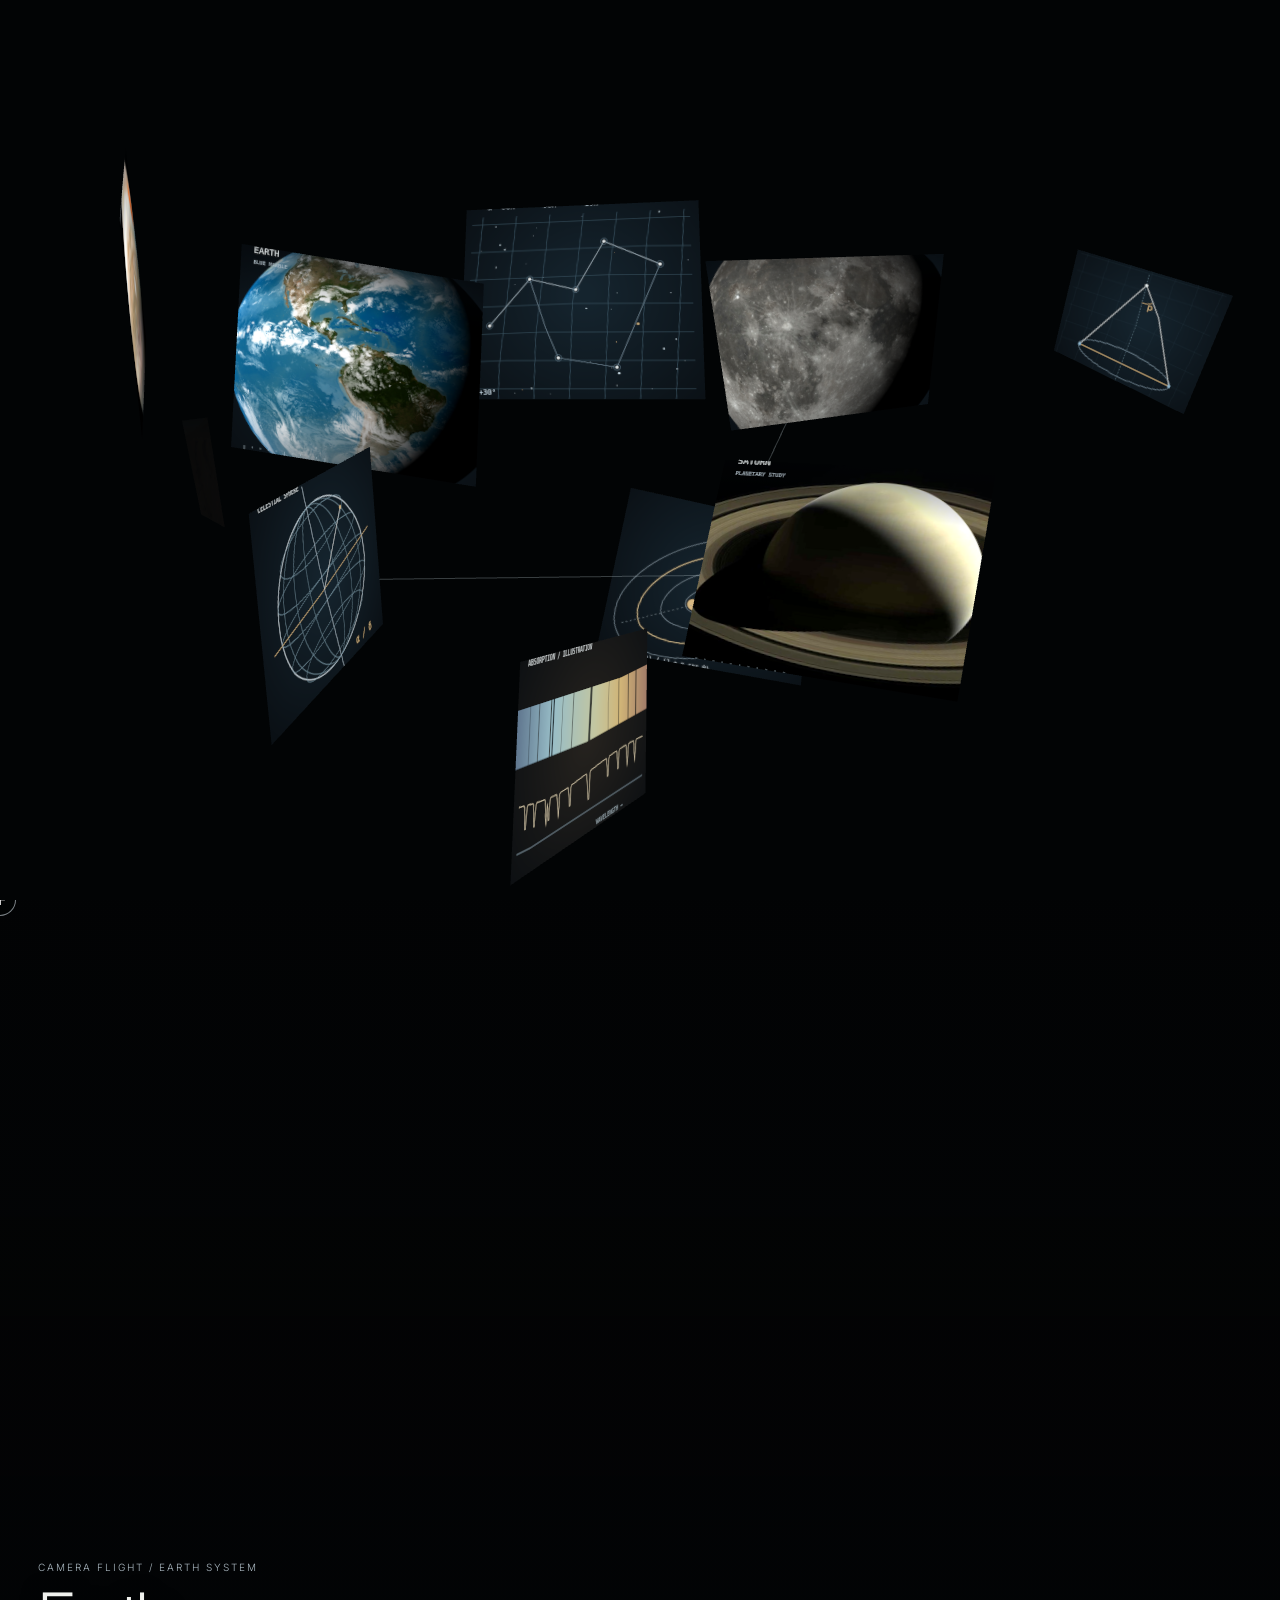
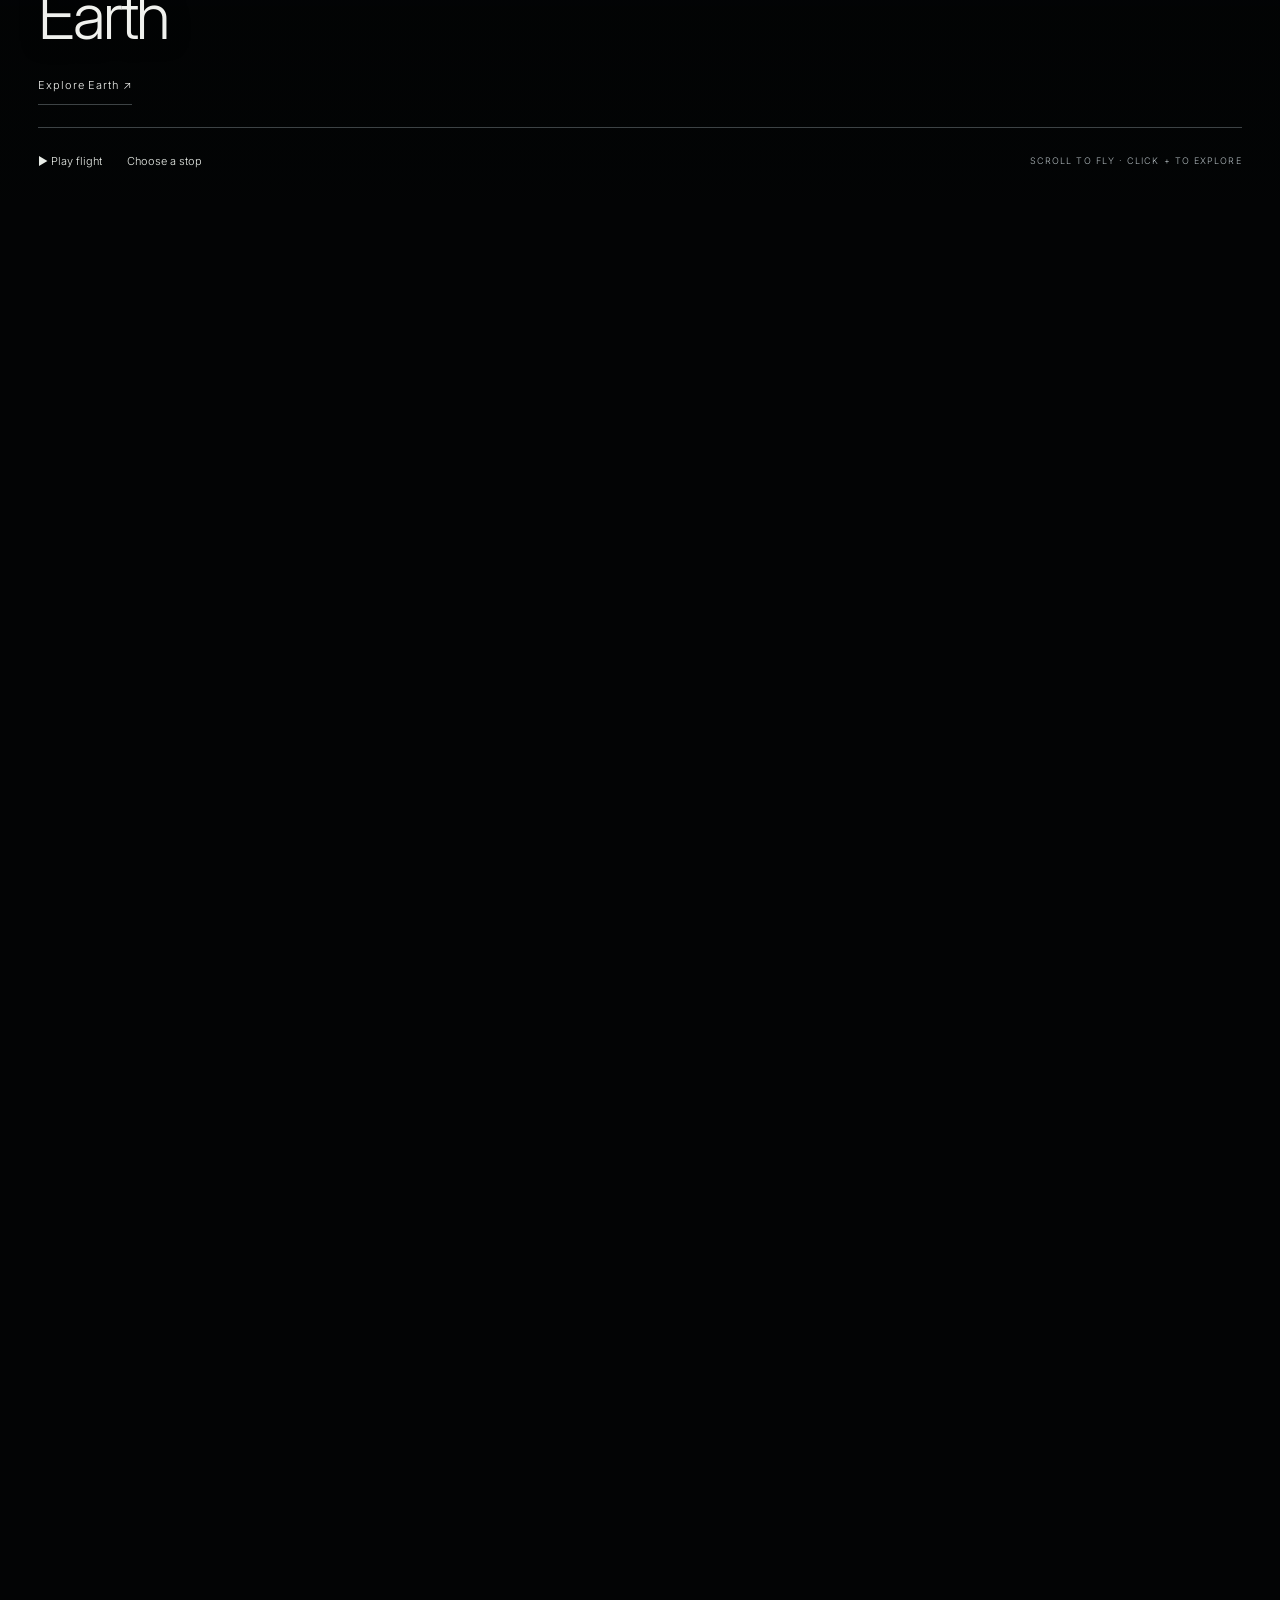
<file: index.html>
<!doctype html>
<html lang="en">
  <head>
    <meta charset="UTF-8" />
    <meta name="viewport" content="width=device-width, initial-scale=1" />
    <meta
      name="description"
      content="Cosmos Explorer is a cinematic journey through the scale and structure of the universe."
    />
    <meta name="theme-color" content="#030405" />
    <meta property="og:type" content="website" />
    <meta property="og:title" content="Cosmos Explorer" />
    <meta property="og:description" content="A cinematic journey through the scale and structure of the universe." />
    <meta property="og:url" content="https://moebius1eq-dotcom.github.io/Cosmos-Explorer/" />
    <meta property="og:image" content="https://moebius1eq-dotcom.github.io/Cosmos-Explorer/assets/cosmos-explorer-preview.png" />
    <meta property="og:image:width" content="1200" />
    <meta property="og:image:height" content="630" />
    <meta property="og:image:alt" content="Cosmos Explorer observatory interface over a dark starfield" />
    <meta name="twitter:card" content="summary_large_image" />
    <title>Cosmos Explorer</title>
    <link rel="icon" href="assets/favicon.svg" type="image/svg+xml" />
    <link rel="preload" href="assets/earth-blue-marble.jpg" as="image" fetchpriority="high" />
    <link rel="preload" href="assets/moon-lroc.jpg" as="image" />
    <link rel="preconnect" href="https://fonts.googleapis.com" />
    <link rel="preconnect" href="https://fonts.gstatic.com" crossorigin />
    <link
      href="https://fonts.googleapis.com/css2?family=Inter:wght@300;400;500&display=swap"
      rel="stylesheet"
    />
    <link rel="stylesheet" href="style.css" />
    <script src="script.js" defer></script>
    <script src="momentum.js" defer></script>
    <link rel="stylesheet" href="navigation.css" />
    <script src="navigation.js" defer></script>
    <link rel="stylesheet" href="flight.css" />
    <link rel="stylesheet" href="entrance.css" />
    <script type="module" src="entrance.js"></script>
  </head>
  <body class="is-loading">
    <noscript>
      <div class="noscript-message">Cosmos Explorer requires JavaScript for its motion experience.</div>
    </noscript>

    <div class="loader pisces-entrance" role="region" aria-label="PISCES entrance" aria-busy="true" data-state="discovery">
      <div class="entrance-scene" aria-hidden="true"></div>
      <p class="visually-hidden entrance-status" role="status">Preparing the astronomy experience.</p>
      <button class="entrance-replay" type="button" hidden>Replay entrance <span aria-hidden="true">↺</span></button>
    </div>

    <canvas class="starfield" aria-hidden="true"></canvas>
    <div class="space-haze" aria-hidden="true"></div>

    <header class="site-header">
      <a class="site-mark" href="#top" aria-label="Cosmos Explorer home">CE / 01</a>
      <nav class="primary-nav" aria-label="Main navigation"><a href="index.html" aria-current="page">Journey</a><a href="planets.html">Planets</a><a href="deep-space.html">Deep space</a></nav>
      <button class="menu-button" type="button" aria-expanded="false" aria-controls="scale-index">
        INDEX
      </button>
    </header>

    <nav class="scale-index" id="scale-index" aria-label="Journey index" aria-hidden="true">
      <div class="scale-index__header">
        <p>SELECT OBSERVATION SCALE</p>
        <button class="scale-index__close" type="button" aria-label="Close journey index">CLOSE</button>
      </div>
      <ol class="scale-index__list">
        <li><a href="#earth-system" data-progress="0.12"><span>01</span><strong>EARTH SYSTEM</strong><small>384,400 KM</small></a></li>
        <li><a href="#inner-solar-system" data-progress="0.20"><span>02</span><strong>INNER SOLAR SYSTEM</strong><small>1 AU</small></a></li>
        <li><a href="#solar-system" data-progress="0.30"><span>03</span><strong>SOLAR SYSTEM</strong><small>30.1 AU</small></a></li>
        <li><a href="#stellar-neighborhood" data-progress="0.39"><span>04</span><strong>STELLAR NEIGHBORHOOD</strong><small>4.24 LIGHT-YEARS</small></a></li>
        <li><a href="#milky-way" data-progress="0.525"><span>05</span><strong>MILKY WAY</strong><small>≈ 100,000 LIGHT-YEARS</small></a></li>
        <li><a href="#local-group" data-progress="0.655"><span>06</span><strong>LOCAL GROUP</strong><small>2.5 MILLION LIGHT-YEARS</small></a></li>
        <li><a href="#cosmic-web" data-progress="0.82"><span>07</span><strong>COSMIC WEB</strong><small>≈ 520 MILLION LIGHT-YEARS</small></a></li>
        <li><a href="#observable-universe" data-progress="0.99"><span>08</span><strong>OBSERVABLE UNIVERSE</strong><small>≈ 92 BILLION LIGHT-YEARS</small></a></li>
      </ol>
    </nav>

    <main id="top">
      <section class="hero" aria-labelledby="hero-title">
        <div class="hero__content">
          <p class="hero__eyebrow">AN INTERACTIVE ATLAS OF THE UNIVERSE</p>
          <h1 class="wordmark wordmark--hero" id="hero-title">
            <span>COSMOS</span>
            <span>EXPLORER</span>
          </h1>
          <p class="hero__intro">
            Explore the universe from worlds beside us<br />
            to structures billions of light-years away.
          </p>
        </div>

        <div class="hero__coordinates" aria-hidden="true">
          <span>43° 05′ 49.2″ N</span>
          <span>89° 30′ 16.1″ W</span>
        </div>

        <a class="scroll-cue" href="#departure">
          <span>SCROLL TO EXPLORE</span>
          <span class="scroll-cue__line" aria-hidden="true"></span>
        </a>
      </section>

      <section class="departure" id="departure" aria-labelledby="departure-title">
        <div class="journey-viewport">
          <canvas class="journey-canvas" aria-hidden="true"></canvas>
          <div class="departure__guide" aria-hidden="true"></div>

          <div class="departure__copy">
            <p class="departure__index">01 / DEPARTURE</p>
            <h2 id="departure-title">BEGIN WITH<br />WHAT WE KNOW.</h2>
            <p>Our journey starts close to home.</p>
          </div>

          <div class="scale-label scale-label--earth" aria-hidden="true">
            <span class="scale-label__name">EARTH</span>
            <span class="scale-label__detail">12,742 KM DIAMETER</span>
          </div>

          <div class="scale-label scale-label--moon" aria-hidden="true">
            <span class="scale-label__distance">384,400 KM</span>
            <span class="scale-label__detail">MEAN LUNAR DISTANCE</span>
          </div>

          <div class="solar-copy" aria-hidden="true">
            <p class="departure__index">02 / HELIOCENTRIC</p>
            <p class="solar-copy__title">HOME BECOMES<br />AN ORBIT.</p>
          </div>

          <div class="scale-label scale-label--sun" aria-hidden="true">
            <span class="scale-label__name">SUN</span>
            <span class="scale-label__detail">1,392,700 KM DIAMETER</span>
          </div>

          <div class="scale-label scale-label--au" aria-hidden="true">
            <span class="scale-label__distance">1 AU</span>
            <span class="scale-label__detail">149.6 MILLION KM</span>
          </div>

          <div class="outer-copy" aria-hidden="true">
            <p class="departure__index">03 / SOLAR SYSTEM</p>
            <p class="solar-copy__title">ONE STAR.<br />EIGHT WORLDS.</p>
          </div>

          <div class="scale-label scale-label--neptune" aria-hidden="true">
            <span class="scale-label__distance">30.1 AU</span>
            <span class="scale-label__detail">NEPTUNE · MEAN DISTANCE</span>
          </div>

          <div class="stellar-copy" aria-hidden="true">
            <p class="departure__index">04 / STELLAR NEIGHBORHOOD</p>
            <p class="solar-copy__title">OUR SUN BECOMES<br />ONE STAR.</p>
          </div>

          <div class="scale-label scale-label--proxima" aria-hidden="true">
            <span class="scale-label__distance">4.24 LIGHT-YEARS</span>
            <span class="scale-label__detail">PROXIMA CENTAURI</span>
          </div>

          <div class="galactic-copy" aria-hidden="true">
            <p class="departure__index">05 / MILKY WAY</p>
            <p class="solar-copy__title">A NEIGHBORHOOD<br />BECOMES A GALAXY.</p>
          </div>

          <div class="scale-label scale-label--galaxy" aria-hidden="true">
            <span class="scale-label__distance">≈ 100,000 LIGHT-YEARS</span>
            <span class="scale-label__detail">MILKY WAY · DIAMETER</span>
          </div>

          <div class="group-copy" aria-hidden="true">
            <p class="departure__index">06 / LOCAL GROUP</p>
            <p class="solar-copy__title">ONE GALAXY BECOMES<br />ONE OF MANY.</p>
          </div>

          <div class="scale-label scale-label--andromeda" aria-hidden="true">
            <span class="scale-label__distance">2.5 MILLION LIGHT-YEARS</span>
            <span class="scale-label__detail">ANDROMEDA GALAXY</span>
          </div>

          <div class="web-copy" aria-hidden="true">
            <p class="departure__index">07 / COSMIC WEB</p>
            <p class="solar-copy__title">GALAXIES TRACE<br />AN INVISIBLE WEB.</p>
          </div>

          <div class="scale-label scale-label--laniakea" aria-hidden="true">
            <span class="scale-label__distance">≈ 520 MILLION LIGHT-YEARS</span>
            <span class="scale-label__detail">LANIĀKEA SUPERCLUSTER</span>
          </div>

          <div class="universe-copy" aria-hidden="true">
            <p class="departure__index">08 / OBSERVABLE UNIVERSE</p>
            <p class="solar-copy__title">THE HORIZON<br />IS NOT AN EDGE.</p>
          </div>

          <div class="scale-label scale-label--universe" aria-hidden="true">
            <span class="scale-label__distance">≈ 92 BILLION LIGHT-YEARS</span>
            <span class="scale-label__detail">OBSERVABLE UNIVERSE · DIAMETER</span>
          </div>

          <a class="journey-reset" href="#earth-system" data-progress="0.12" aria-hidden="true" tabindex="-1">
            <span aria-hidden="true">←</span>
            RETURN TO EARTH
          </a>

          <p class="journey-progress" aria-hidden="true">
            <span class="journey-progress__stage">EARTH SYSTEM</span>
            <span class="journey-progress__value">000</span>
          </p>
        </div>
      </section>

      <section class="visually-hidden" aria-labelledby="journey-outline-title">
        <h2 id="journey-outline-title">Journey through astronomical scale</h2>
        <ol>
          <li><strong>Earth system.</strong> Earth is 12,742 kilometers in diameter. The Moon's mean distance is 384,400 kilometers.</li>
          <li><strong>Inner Solar System.</strong> Earth orbits the Sun at one astronomical unit, or 149.6 million kilometers.</li>
          <li><strong>Solar System.</strong> Neptune's mean distance from the Sun is 30.1 astronomical units.</li>
          <li><strong>Stellar neighborhood.</strong> Proxima Centauri is 4.24 light-years away. Barnard's Star and Sirius provide wider reference points in the local stellar volume.</li>
          <li><strong>Milky Way.</strong> The galaxy is approximately 100,000 light-years in diameter. The Sun is approximately 26,000 light-years from the galactic center.</li>
          <li><strong>Local Group.</strong> The Andromeda Galaxy is approximately 2.5 million light-years away. The Large and Small Magellanic Clouds appear as nearby satellites of the Milky Way.</li>
          <li><strong>Cosmic web.</strong> The Laniākea supercluster spans approximately 520 million light-years.</li>
          <li><strong>Observable universe.</strong> The observable universe is approximately 92 billion light-years in diameter. Its horizon marks the limit of what can be observed, not a physical edge.</li>
        </ol>
        <p>The illustrated positions and separations are compressed for legibility and do not form a literal spatial map.</p>
      </section>
    </main>
  </body>
</html>
</file>
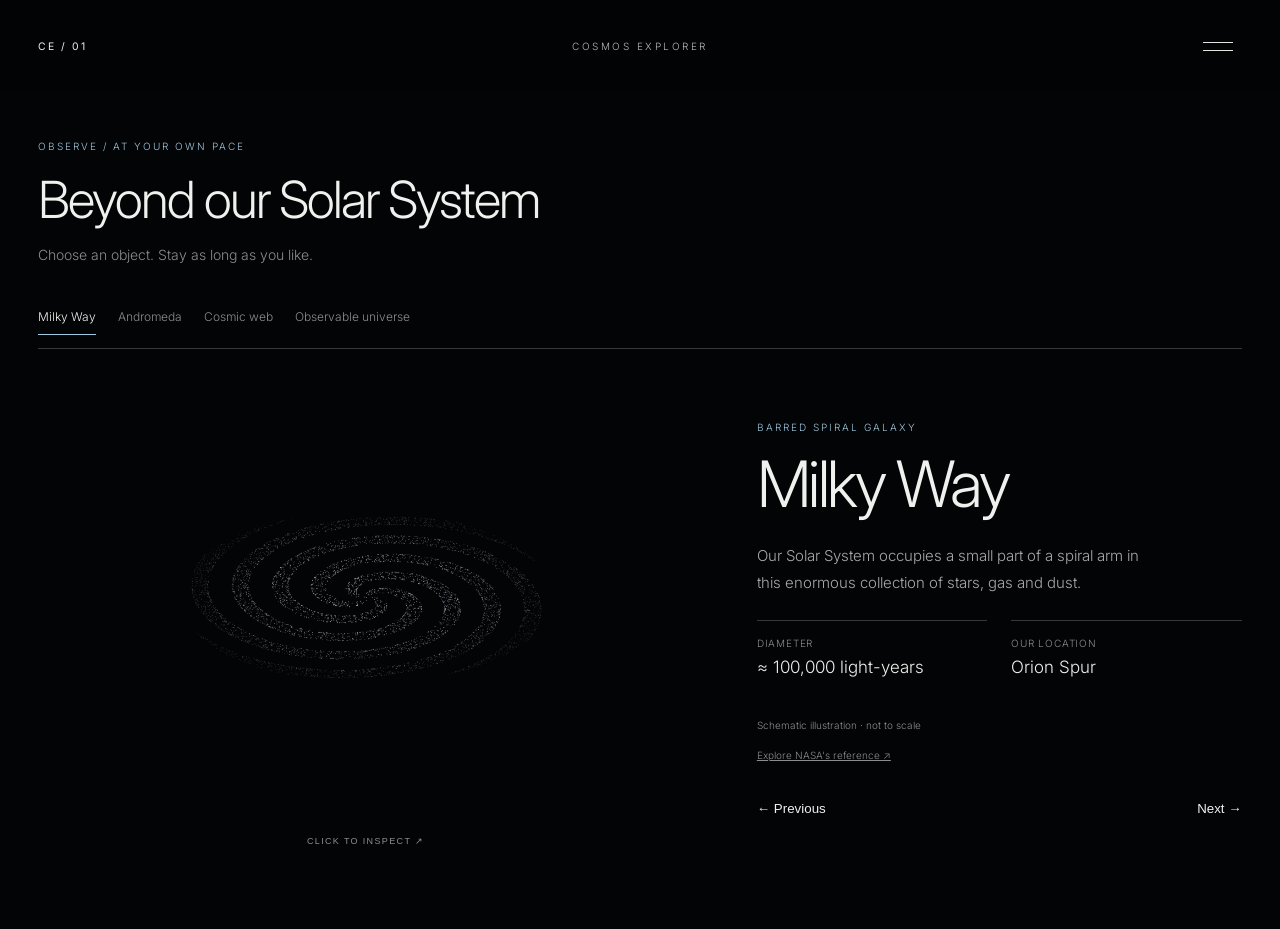
<file: deep-space.html>
<!doctype html>
<html lang="en"><head><meta charset="UTF-8"><meta name="viewport" content="width=device-width, initial-scale=1"><meta name="theme-color" content="#030405"><meta name="description" content="Explore astronomical objects at your own pace with imagery and scientific facts."><title>Beyond our Solar System — Cosmos Explorer</title><link rel="icon" href="assets/favicon.svg"><link rel="stylesheet" href="style.css"><link rel="stylesheet" href="atlas.css"><script src="atlas.js" defer></script><link rel="stylesheet" href="navigation.css"><script src="navigation.js" defer></script><link href="https://fonts.googleapis.com/css2?family=Inter:wght@300;400;500&display=swap" rel="stylesheet"></head>
<body class="is-ready atlas-page" data-category="deep"><header class="site-header"><a class="site-mark" href="index.html">CE / 01</a><nav class="primary-nav" aria-label="Main navigation"><a href="index.html">Journey</a><a href="planets.html" >Planets</a><a href="deep-space.html" aria-current="page">Deep space</a></nav><span class="atlas-header-note">OBJECT ATLAS</span></header>
<main class="atlas"><p class="atlas-eyebrow">OBSERVE / AT YOUR OWN PACE</p><h1>Beyond our Solar System</h1><p class="atlas-intro">Choose an object. Stay as long as you like.</p><nav class="object-list" aria-label="Choose an object"></nav>
<article class="observation" aria-labelledby="object-name"><button class="object-visual" aria-label="Show object facts"><img alt="" hidden><canvas width="1000" height="800" aria-hidden="true"></canvas><span>CLICK TO INSPECT ↗</span></button><div class="object-copy" aria-live="polite"><p class="object-kind"></p><h2 id="object-name"></h2><p class="object-description"></p><dl class="object-facts"></dl><p class="object-credit"></p><a class="object-source" target="_blank" rel="noopener">Explore NASA's reference ↗</a><div class="object-controls"><button class="previous-object">← Previous</button><button class="next-object">Next →</button></div></div></article></main>
<dialog class="object-dialog" aria-labelledby="object-dialog-title"><button class="dialog-close" autofocus>Close ×</button><h2 id="object-dialog-title"></h2><p></p><dl></dl><small>Mass measures how much matter an object contains. Weight depends on gravity.</small></dialog></body></html>
</file>
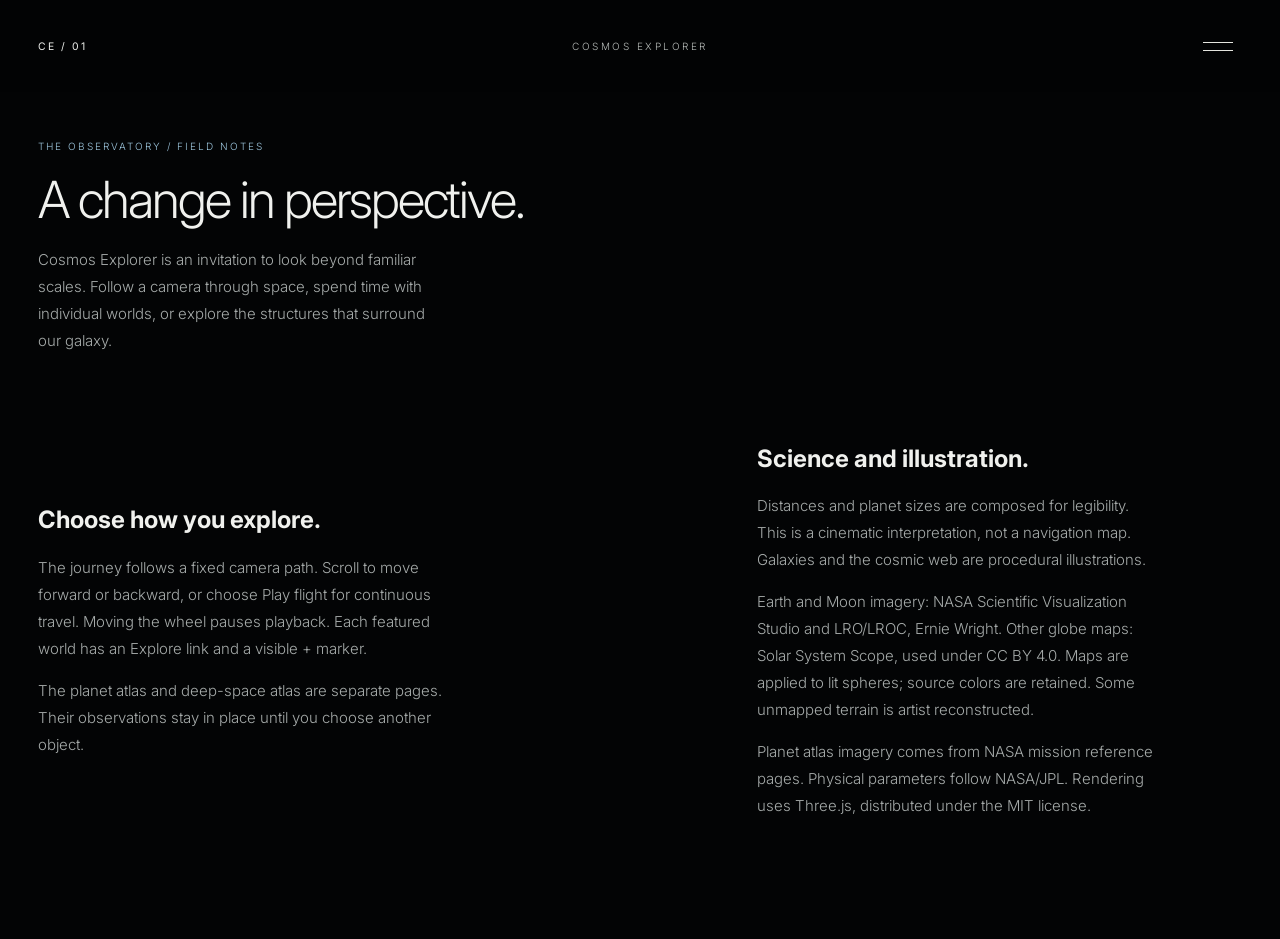
<file: observatory.html>
<!doctype html><html lang="en"><head><meta charset="UTF-8"><meta name="viewport" content="width=device-width,initial-scale=1"><title>The Observatory — Cosmos Explorer</title><link rel="icon" href="assets/favicon.svg"><link href="https://fonts.googleapis.com/css2?family=Inter:wght@300;400;500&display=swap" rel="stylesheet"><link rel="stylesheet" href="style.css"><link rel="stylesheet" href="atlas.css"><link rel="stylesheet" href="navigation.css"><script src="navigation.js" defer></script></head><body class="is-ready atlas-page"><header class="site-header"><a class="site-mark" href="index.html">CE / 01</a></header><main class="atlas"><p class="atlas-eyebrow">THE OBSERVATORY / FIELD NOTES</p><h1>A change in perspective.</h1><p class="object-description">Cosmos Explorer is an invitation to look beyond familiar scales. Follow a camera through space, spend time with individual worlds, or explore the structures that surround our galaxy.</p><section class="observation"><div><h2>Choose how you explore.</h2><p class="object-description">The journey follows a fixed camera path. Scroll to move forward or backward, or choose Play flight for continuous travel. Moving the wheel pauses playback. Each featured world has an Explore link and a visible + marker.</p><p class="object-description">The planet atlas and deep-space atlas are separate pages. Their observations stay in place until you choose another object.</p></div><div><h2>Science and illustration.</h2><p class="object-description">Distances and planet sizes are composed for legibility. This is a cinematic interpretation, not a navigation map. Galaxies and the cosmic web are procedural illustrations.</p><p class="object-description">Earth and Moon imagery: <a href="https://svs.gsfc.nasa.gov/3615/">NASA Scientific Visualization Studio</a> and <a href="https://svs.gsfc.nasa.gov/4720/">LRO/LROC, Ernie Wright</a>. Other globe maps: <a href="https://www.solarsystemscope.com/textures/">Solar System Scope</a>, used under <a href="https://creativecommons.org/licenses/by/4.0/">CC BY 4.0</a>. Maps are applied to lit spheres; source colors are retained. Some unmapped terrain is artist reconstructed.</p><p class="object-description">Planet atlas imagery comes from NASA mission reference pages. Physical parameters follow <a href="https://ssd.jpl.nasa.gov/planets/phys_par.html">NASA/JPL</a>. Rendering uses <a href="https://threejs.org/">Three.js</a>, distributed under the MIT license.</p></div></section></main></body></html>
</file>
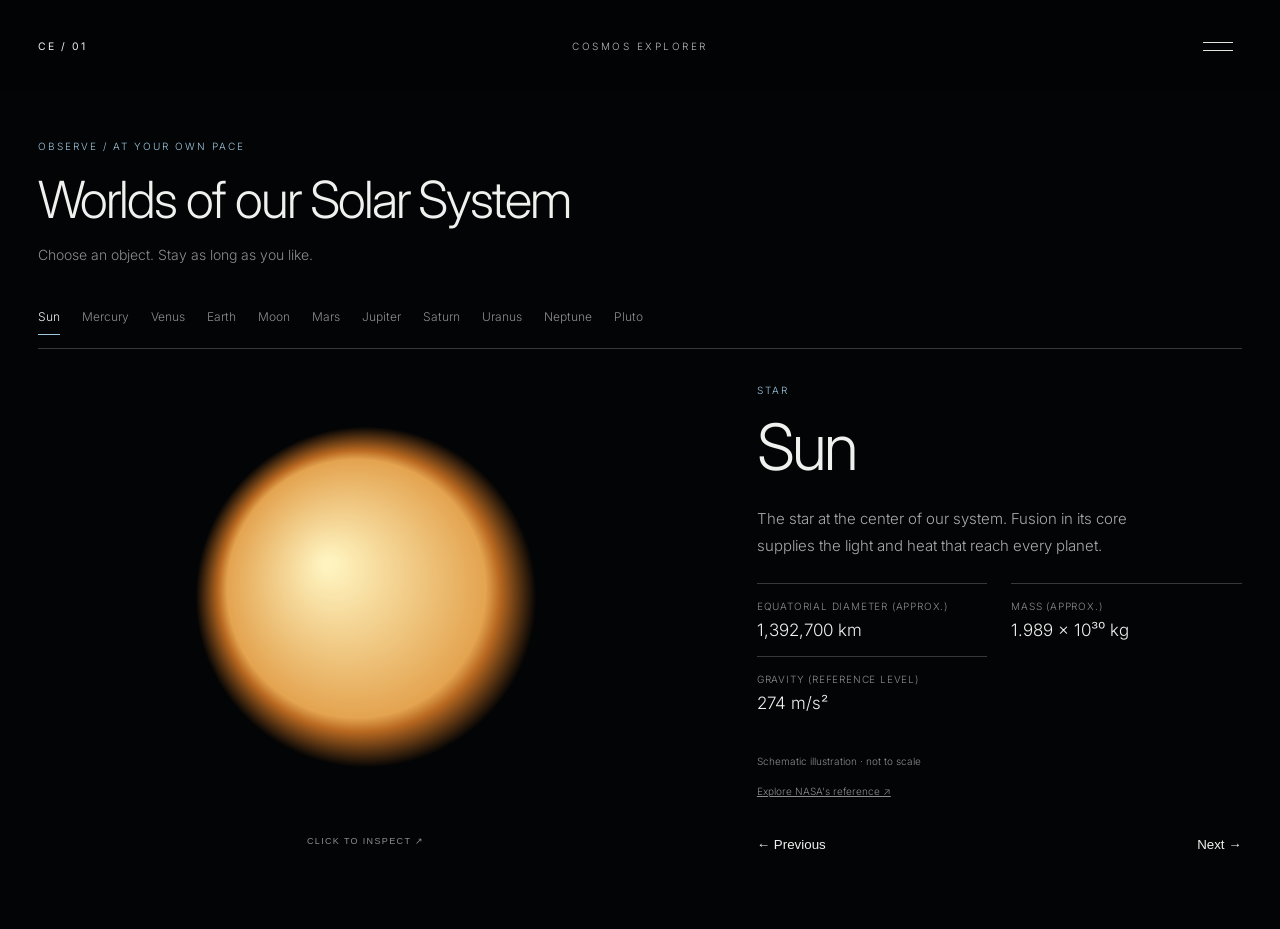
<file: planets.html>
<!doctype html>
<html lang="en"><head><meta charset="UTF-8"><meta name="viewport" content="width=device-width, initial-scale=1"><meta name="theme-color" content="#030405"><meta name="description" content="Explore astronomical objects at your own pace with imagery and scientific facts."><title>Worlds of our Solar System — Cosmos Explorer</title><link rel="icon" href="assets/favicon.svg"><link rel="stylesheet" href="style.css"><link rel="stylesheet" href="atlas.css"><script src="atlas.js" defer></script><link rel="stylesheet" href="navigation.css"><script src="navigation.js" defer></script><link href="https://fonts.googleapis.com/css2?family=Inter:wght@300;400;500&display=swap" rel="stylesheet"></head>
<body class="is-ready atlas-page" data-category="planets"><header class="site-header"><a class="site-mark" href="index.html">CE / 01</a><nav class="primary-nav" aria-label="Main navigation"><a href="index.html">Journey</a><a href="planets.html" aria-current="page">Planets</a><a href="deep-space.html" >Deep space</a></nav><span class="atlas-header-note">OBJECT ATLAS</span></header>
<main class="atlas"><p class="atlas-eyebrow">OBSERVE / AT YOUR OWN PACE</p><h1>Worlds of our Solar System</h1><p class="atlas-intro">Choose an object. Stay as long as you like.</p><nav class="object-list" aria-label="Choose an object"></nav>
<article class="observation" aria-labelledby="object-name"><button class="object-visual" aria-label="Show object facts"><img alt="" hidden><canvas width="1000" height="800" aria-hidden="true"></canvas><span>CLICK TO INSPECT ↗</span></button><div class="object-copy" aria-live="polite"><p class="object-kind"></p><h2 id="object-name"></h2><p class="object-description"></p><dl class="object-facts"></dl><p class="object-credit"></p><a class="object-source" target="_blank" rel="noopener">Explore NASA's reference ↗</a><div class="object-controls"><button class="previous-object">← Previous</button><button class="next-object">Next →</button></div></div></article></main>
<dialog class="object-dialog" aria-labelledby="object-dialog-title"><button class="dialog-close" autofocus>Close ×</button><h2 id="object-dialog-title"></h2><p></p><dl></dl><small>Mass measures how much matter an object contains. Weight depends on gravity.</small></dialog></body></html>
</file>
<file: style.css>
:root {
  --black: #030405;
  --white: #f0f1ee;
  --muted: #8b8e8e;
  --line: rgba(240, 241, 238, 0.22);
  --accent: #9fc8e0;
  --page-padding: clamp(1.25rem, 3vw, 3rem);
  --ease-cinematic: cubic-bezier(0.76, 0, 0.24, 1);
}

* {
  box-sizing: border-box;
}

html {
  scroll-behavior: smooth;
  background: var(--black);
}

body {
  margin: 0;
  min-width: 320px;
  overflow-x: hidden;
  color: var(--white);
  background: var(--black);
  font-family: "Inter", "Helvetica Neue", Arial, sans-serif;
  font-weight: 300;
  -webkit-font-smoothing: antialiased;
}

body.is-loading {
  overflow: hidden;
}

a {
  color: inherit;
  text-decoration: none;
}

.visually-hidden {
  position: absolute !important;
  width: 1px !important;
  height: 1px !important;
  padding: 0 !important;
  margin: -1px !important;
  overflow: hidden !important;
  clip: rect(0, 0, 0, 0) !important;
  white-space: nowrap !important;
  border: 0 !important;
}

:focus-visible {
  outline: 1px solid var(--accent);
  outline-offset: 0.35rem;
}

.noscript-message {
  position: fixed;
  z-index: 100;
  inset: auto 1rem 1rem;
  padding: 0.75rem 1rem;
  background: var(--white);
  color: var(--black);
  text-align: center;
  font-size: 0.875rem;
}

/* Wordmark shared by the preserved Journey hero. */
.wordmark { margin: 0; text-transform: uppercase; }
.wordmark span { display: block; }

/* Shared atmospheric layers */
.starfield {
  position: fixed;
  z-index: 0;
  inset: 0;
  width: 100%;
  height: 100%;
  opacity: 0;
  transition: opacity 2.2s ease 0.15s;
}

body.is-ready .starfield {
  opacity: 1;
}

.space-haze {
  position: fixed;
  z-index: 1;
  inset: 0;
  pointer-events: none;
  background:
    radial-gradient(circle at 50% 47%, rgba(83, 108, 122, 0.09), transparent 34%),
    linear-gradient(to bottom, rgba(3, 4, 5, 0.2), transparent 40%, rgba(3, 4, 5, 0.7));
}

.space-haze::after {
  content: "";
  position: absolute;
  inset: 0;
  opacity: 0.12;
  background-image: url("data:image/svg+xml,%3Csvg viewBox='0 0 160 160' xmlns='http://www.w3.org/2000/svg'%3E%3Cfilter id='n'%3E%3CfeTurbulence type='fractalNoise' baseFrequency='.9' numOctaves='3' stitchTiles='stitch'/%3E%3C/filter%3E%3Crect width='100%25' height='100%25' filter='url(%23n)' opacity='.22'/%3E%3C/svg%3E");
  mix-blend-mode: soft-light;
}

/* Header */
.site-header {
  position: fixed;
  z-index: 10;
  top: 0;
  left: 0;
  display: grid;
  grid-template-columns: 1fr auto 1fr;
  align-items: center;
  width: 100%;
  padding: 1.5rem var(--page-padding);
  opacity: 0;
  transform: translateY(-0.75rem);
  transition:
    opacity 1.2s ease 1s,
    transform 1.2s ease 1s;
}

body.is-ready .site-header {
  opacity: 1;
  transform: none;
}

.site-mark,
.site-header__status,
.menu-button {
  margin: 0;
  font-size: 0.65rem;
  font-weight: 400;
  letter-spacing: 0.18em;
}

.site-header__status {
  color: rgba(240, 241, 238, 0.5);
}

.menu-button {
  justify-self: end;
  padding: 0;
  border: 0;
  color: inherit;
  background: none;
  font-family: inherit;
  opacity: 0.65;
  cursor: pointer;
}

/* Opening hero */
.hero {
  position: relative;
  z-index: 2;
  display: grid;
  min-height: 100svh;
  place-items: center;
  overflow: hidden;
  padding: 7rem var(--page-padding) 5rem;
}

.hero::before,
.hero::after {
  content: "";
  position: absolute;
  border: 1px solid rgba(255, 255, 255, 0.06);
  border-radius: 50%;
  pointer-events: none;
}

.hero::before {
  width: min(68vw, 63rem);
  aspect-ratio: 1;
}

.hero::after {
  width: min(48vw, 44rem);
  aspect-ratio: 1;
}

.hero__content {
  text-align: center;
  will-change: transform, opacity;
}

.hero__eyebrow {
  margin: 0 0 1.5rem;
  color: rgba(240, 241, 238, 0.58);
  font-size: clamp(0.58rem, 0.7vw, 0.7rem);
  letter-spacing: 0.32em;
  opacity: 0;
  transform: translateY(0.75rem);
  transition: 1.2s ease 1.05s;
}

.wordmark--hero {
  font-size: clamp(4rem, 12.7vw, 12rem);
  font-weight: 300;
  line-height: 0.77;
  letter-spacing: -0.065em;
}

.wordmark--hero span {
  opacity: 0;
  transform: translateY(0.55em);
  transition:
    opacity 1.25s ease,
    transform 1.5s var(--ease-cinematic);
}

.wordmark--hero span:last-child {
  margin-top: 0.22em;
  font-size: 0.46em;
  letter-spacing: 0.48em;
  transform: translate(0.24em, 1em);
}

body.is-ready .wordmark--hero span {
  opacity: 1;
  transform: none;
  transition-delay: 0.35s;
}

body.is-ready .wordmark--hero span:last-child {
  transform: translateX(0.24em);
  transition-delay: 0.48s;
}

body.is-ready .hero__eyebrow,
body.is-ready .hero__intro,
body.is-ready .hero__coordinates,
body.is-ready .scroll-cue {
  opacity: 1;
  transform: none;
}

.hero__intro {
  margin: 2.6rem 0 0;
  color: rgba(240, 241, 238, 0.62);
  font-size: clamp(0.85rem, 1.1vw, 1.05rem);
  line-height: 1.65;
  letter-spacing: 0.02em;
  opacity: 0;
  transform: translateY(0.75rem);
  transition: 1.2s ease 1.1s;
}

.hero__coordinates {
  position: absolute;
  bottom: 2rem;
  left: var(--page-padding);
  display: flex;
  flex-direction: column;
  gap: 0.25rem;
  color: rgba(240, 241, 238, 0.3);
  font-size: 0.6rem;
  letter-spacing: 0.15em;
  opacity: 0;
  transform: translateY(0.75rem);
  transition: 1.2s ease 1.35s;
}

.scroll-cue {
  position: absolute;
  bottom: 0;
  left: 50%;
  display: flex;
  flex-direction: column;
  align-items: center;
  gap: 0.8rem;
  color: rgba(240, 241, 238, 0.55);
  font-size: 0.57rem;
  letter-spacing: 0.24em;
  opacity: 0;
  transform: translate(-50%, 0.75rem);
  transition: opacity 1.2s ease 1.5s, transform 1.2s ease 1.5s;
}

.scroll-cue__line {
  position: relative;
  display: block;
  width: 1px;
  height: 2.75rem;
  overflow: hidden;
  background: rgba(255, 255, 255, 0.16);
}

.scroll-cue__line::after {
  content: "";
  position: absolute;
  top: -100%;
  left: 0;
  width: 100%;
  height: 55%;
  background: var(--white);
  animation: scroll-pulse 2.4s ease-in-out infinite 2.4s;
}

/* First scrollytelling transition */
.departure {
  position: relative;
  z-index: 2;
  height: 4200svh;
  background: transparent;
}

.journey-viewport {
  position: sticky;
  top: 0;
  height: 100svh;
  overflow: hidden;
  isolation: isolate;
  background: linear-gradient(to bottom, rgba(3, 4, 5, 0.04), rgba(3, 4, 5, 0.5));
}

.journey-canvas {
  position: absolute;
  z-index: -1;
  inset: 0;
  width: 100%;
  height: 100%;
}

.departure__copy {
  position: absolute;
  z-index: 2;
  top: 34%;
  left: var(--page-padding);
  max-width: 35rem;
  opacity: var(--departure-copy-opacity, 0);
  transform: translateY(var(--departure-copy-y, 3rem));
  will-change: transform, opacity;
}

.departure__index {
  margin: 0 0 1.4rem;
  color: var(--accent);
  font-size: 0.63rem;
  font-weight: 400;
  letter-spacing: 0.24em;
}

.departure h2 {
  margin: 0;
  font-size: clamp(2.9rem, 8vw, 8rem);
  font-weight: 300;
  line-height: 0.92;
  letter-spacing: -0.055em;
}

.departure__copy > p:last-child {
  margin: 1.5rem 0 0;
  color: rgba(240, 241, 238, 0.52);
  font-size: 0.95rem;
  letter-spacing: 0.06em;
}

.departure__guide {
  position: absolute;
  top: 0;
  bottom: 0;
  left: 50%;
  width: 1px;
  background: linear-gradient(transparent, var(--line) 30%, transparent 80%);
  opacity: var(--guide-opacity, 0.12);
}

.scale-label {
  position: absolute;
  z-index: 3;
  display: flex;
  flex-direction: column;
  gap: 0.45rem;
  pointer-events: none;
  opacity: 0;
  will-change: transform, opacity;
}

.scale-label::before {
  content: "";
  position: absolute;
  top: 0.35rem;
  right: calc(100% + 0.75rem);
  width: clamp(1.5rem, 5vw, 5rem);
  height: 1px;
  background: var(--line);
}

.scale-label--earth {
  top: 21%;
  right: var(--page-padding);
  text-align: right;
  opacity: var(--earth-label-opacity, 0);
  transform: translateX(calc((1 - var(--earth-label-opacity, 0)) * 1rem));
}

.scale-label--moon {
  top: 23%;
  left: var(--page-padding);
  opacity: var(--moon-label-opacity, 0);
  transform: translateY(calc((1 - var(--moon-label-opacity, 0)) * 1rem));
}

.scale-label--moon::before {
  right: auto;
  left: calc(100% + 0.75rem);
}

.scale-index {
  position: fixed;
  z-index: 20;
  inset: 0;
  display: grid;
  grid-template-rows: auto 1fr;
  padding: 1.65rem var(--page-padding) 2rem;
  background: rgba(3, 4, 5, 0.96);
  opacity: 0;
  visibility: hidden;
  transition: opacity 320ms ease, visibility 0s linear 320ms;
}

.scale-index.is-open {
  opacity: 1;
  visibility: visible;
  transition-delay: 0s;
}

.scale-index__header {
  display: flex;
  align-items: center;
  justify-content: space-between;
  border-bottom: 1px solid var(--line);
  color: rgba(240, 241, 238, 0.44);
  font-size: 0.58rem;
  letter-spacing: 0.2em;
}

.scale-index__close {
  padding: 0.8rem 0;
  border: 0;
  color: var(--white);
  background: transparent;
  font: inherit;
  letter-spacing: inherit;
  cursor: pointer;
}

.scale-index__list {
  display: grid;
  align-content: center;
  max-width: 78rem;
  width: 100%;
  margin: 0 auto;
  padding: 1rem 0;
  list-style: none;
}

.scale-index__list li {
  border-bottom: 1px solid rgba(240, 241, 238, 0.1);
}

.scale-index__list a {
  display: grid;
  grid-template-columns: 3rem 1fr auto;
  align-items: baseline;
  gap: 1rem;
  padding: clamp(0.65rem, 1.25vh, 1.1rem) 0;
  color: rgba(240, 241, 238, 0.42);
  text-decoration: none;
  transition: color 180ms ease, padding-left 180ms ease;
}

.scale-index__list a:hover,
.scale-index__list a:focus-visible,
.scale-index__list a[aria-current="true"] {
  padding-left: 0.65rem;
  color: var(--white);
}

.scale-index__list span,
.scale-index__list small {
  font-size: 0.56rem;
  font-weight: 400;
  letter-spacing: 0.18em;
}

.scale-index__list strong {
  font-size: clamp(1.15rem, 2.5vw, 2.2rem);
  font-weight: 300;
  letter-spacing: -0.025em;
}

.scale-index__list small {
  color: rgba(240, 241, 238, 0.3);
}

body.index-open {
  overflow: hidden;
}

.solar-copy {
  position: absolute;
  z-index: 2;
  top: 31%;
  left: var(--page-padding);
  opacity: var(--solar-copy-opacity, 0);
  transform: translateY(calc((1 - var(--solar-copy-opacity, 0)) * 1.5rem));
  pointer-events: none;
}

.outer-copy {
  position: absolute;
  z-index: 2;
  top: 31%;
  left: var(--page-padding);
  opacity: var(--outer-copy-opacity, 0);
  transform: translateY(calc((1 - var(--outer-copy-opacity, 0)) * 1.5rem));
  pointer-events: none;
}

.stellar-copy {
  position: absolute;
  z-index: 2;
  top: 31%;
  left: var(--page-padding);
  opacity: var(--stellar-copy-opacity, 0);
  transform: translateY(calc((1 - var(--stellar-copy-opacity, 0)) * 1.5rem));
  pointer-events: none;
}

.galactic-copy {
  position: absolute;
  z-index: 2;
  top: 31%;
  left: var(--page-padding);
  opacity: var(--galactic-copy-opacity, 0);
  transform: translateY(calc((1 - var(--galactic-copy-opacity, 0)) * 1.5rem));
  pointer-events: none;
}

.group-copy {
  position: absolute;
  z-index: 2;
  top: 31%;
  left: var(--page-padding);
  opacity: var(--group-copy-opacity, 0);
  transform: translateY(calc((1 - var(--group-copy-opacity, 0)) * 1.5rem));
  pointer-events: none;
}

.web-copy {
  position: absolute;
  z-index: 2;
  top: 31%;
  left: var(--page-padding);
  opacity: var(--web-copy-opacity, 0);
  transform: translateY(calc((1 - var(--web-copy-opacity, 0)) * 1.5rem));
  pointer-events: none;
}

.universe-copy {
  position: absolute;
  z-index: 2;
  top: 31%;
  left: var(--page-padding);
  opacity: var(--universe-copy-opacity, 0);
  transform: translateY(calc((1 - var(--universe-copy-opacity, 0)) * 1.5rem));
  pointer-events: none;
}

.solar-copy__title {
  margin: 0;
  font-size: clamp(2.5rem, 6vw, 6rem);
  font-weight: 300;
  line-height: 0.94;
  letter-spacing: -0.05em;
}

.scale-label--sun {
  top: 18%;
  right: var(--page-padding);
  text-align: right;
  opacity: var(--sun-label-opacity, 0);
}

.scale-label--au {
  left: var(--page-padding);
  bottom: 15%;
  opacity: var(--au-label-opacity, 0);
}

.scale-label--au::before {
  right: auto;
  left: calc(100% + 0.75rem);
}

.scale-label--neptune {
  right: var(--page-padding);
  bottom: 15%;
  text-align: right;
  opacity: var(--neptune-label-opacity, 0);
}

.scale-label--proxima {
  right: var(--page-padding);
  bottom: 15%;
  text-align: right;
  opacity: var(--proxima-label-opacity, 0);
}

.scale-label--galaxy {
  right: var(--page-padding);
  bottom: 15%;
  text-align: right;
  opacity: var(--galaxy-label-opacity, 0);
}

.scale-label--andromeda {
  right: var(--page-padding);
  bottom: 15%;
  text-align: right;
  opacity: var(--andromeda-label-opacity, 0);
}

.scale-label--laniakea {
  right: var(--page-padding);
  bottom: 15%;
  text-align: right;
  opacity: var(--laniakea-label-opacity, 0);
}

.scale-label--universe {
  right: var(--page-padding);
  bottom: 15%;
  text-align: right;
  opacity: var(--universe-label-opacity, 0);
}

.journey-reset {
  position: absolute;
  z-index: 4;
  left: var(--page-padding);
  bottom: 1.8rem;
  display: flex;
  align-items: center;
  gap: 0.75rem;
  color: rgba(240, 241, 238, 0.62);
  font-size: 0.57rem;
  font-weight: 400;
  letter-spacing: 0.2em;
  opacity: var(--journey-reset-opacity, 0);
  transform: translateX(calc((1 - var(--journey-reset-opacity, 0)) * 0.8rem));
  pointer-events: none;
}

.journey-reset.is-active {
  pointer-events: auto;
}

.journey-reset span {
  color: var(--accent);
  font-size: 0.85rem;
  transition: transform 180ms ease;
}

.journey-reset:hover span,
.journey-reset:focus-visible span {
  transform: translateX(-0.25rem);
}

.scale-label__name,
.scale-label__distance {
  color: var(--white);
  font-size: clamp(0.76rem, 1vw, 0.95rem);
  font-weight: 400;
  letter-spacing: 0.22em;
}

.scale-label__detail {
  color: rgba(240, 241, 238, 0.38);
  font-size: 0.57rem;
  letter-spacing: 0.2em;
}

.journey-progress {
  position: absolute;
  right: var(--page-padding);
  bottom: 1.8rem;
  display: flex;
  gap: 1rem;
  margin: 0;
  color: rgba(240, 241, 238, 0.32);
  font-size: 0.57rem;
  letter-spacing: 0.2em;
  opacity: var(--journey-ui-opacity, 0);
}

.journey-progress::before {
  content: "";
  align-self: center;
  width: clamp(2.5rem, 5vw, 5rem);
  height: 1px;
  background: linear-gradient(
    to right,
    rgba(159, 200, 224, 0.72) 0 var(--journey-progress-value, 0%),
    rgba(240, 241, 238, 0.16) var(--journey-progress-value, 0%) 100%
  );
}

@keyframes scroll-pulse {
  0% { transform: translateY(0); }
  60%, 100% { transform: translateY(360%); }
}

@media (max-width: 700px) {
  .journey-progress::before {
    display: none;
  }

  .scale-index__list a {
    grid-template-columns: 2rem 1fr;
  }

  .scale-index__list small {
    display: none;
  }
  .site-header {
    grid-template-columns: 1fr 1fr;
  }

  .site-header__status,
  .hero__coordinates {
    display: none;
  }

  .wordmark--hero {
    font-size: clamp(3.4rem, 19vw, 7rem);
  }

  .hero::before {
    width: 110vw;
  }

  .hero::after {
    width: 76vw;
  }

  .hero__intro br {
    display: none;
  }

  .departure__copy {
    top: 20%;
  }

  .scale-label--earth {
    top: 13%;
  }

  .scale-label--moon {
    top: 17%;
  }

  .solar-copy {
    top: 21%;
  }

  .outer-copy {
    top: 21%;
  }

  .stellar-copy {
    top: 21%;
  }

  .galactic-copy {
    top: 21%;
  }

  .group-copy {
    top: 21%;
  }

  .web-copy {
    top: 21%;
  }

  .universe-copy {
    top: 21%;
  }

  .scale-label--sun {
    top: 13%;
  }

  .scale-label--au {
    bottom: 12%;
  }

  .scale-label--neptune {
    bottom: 12%;
  }

  .scale-label--proxima {
    bottom: 12%;
  }

  .scale-label--galaxy {
    bottom: 12%;
  }

  .scale-label--andromeda {
    bottom: 12%;
  }

  .scale-label--laniakea {
    bottom: 12%;
  }
}

@media (prefers-reduced-motion: reduce) {
  html { scroll-behavior: auto; }
  *, *::before, *::after {
    animation-duration: 0.01ms !important;
    animation-iteration-count: 1 !important;
    transition-duration: 0.01ms !important;
  }
}

/* Shared page navigation */
.primary-nav { display:flex; gap:clamp(14px,3vw,36px); align-items:center; }
.primary-nav a { font-size:10px; letter-spacing:.12em; text-transform:uppercase; color:var(--muted); padding:8px 0; white-space:nowrap; }
.primary-nav a[aria-current] { color:var(--white); border-bottom:1px solid var(--accent); }
@media(max-width:700px) { .site-header { grid-template-columns:auto 1fr auto; gap:18px; } .primary-nav { justify-content:center; gap:14px; } .primary-nav a { font-size:9px; letter-spacing:.03em; } }
</file>
<file: navigation.css>
.site-header { grid-template-columns:1fr auto 1fr; }
.observatory-mark { font-size:10px; letter-spacing:.25em; color:#b8bcb9; }
.burger { justify-self:end; display:grid; align-content:center; gap:7px; width:44px; height:44px; padding:10px 5px; border:0; background:none; cursor:pointer; }
.burger span { height:1px; width:30px; background:#e4e5df; }
.navigation-open { overflow:hidden; }
.navigation-dialog { width:100vw; max-width:none; height:100dvh; max-height:none; margin:0; padding:clamp(25px,5vw,80px); border:0; color:var(--white); background:#050709; }
.navigation-dialog::backdrop { background:#050709; }
.navigation-top { display:flex; align-items:center; justify-content:space-between; font-size:10px; letter-spacing:.15em; color:var(--muted); }
.navigation-close { background:none; color:var(--white); border:0; font:inherit; padding:15px; cursor:pointer; }
.navigation-dialog nav { max-width:1000px; margin:5vh auto; }
.navigation-dialog nav a { display:block; padding:18px 0; border-bottom:1px solid #ffffff20; }
.navigation-dialog small { display:block; color:var(--muted); font-size:9px; letter-spacing:.16em; margin-bottom:8px; }
.navigation-dialog strong { font-size:clamp(30px,5vw,64px); font-weight:300; letter-spacing:-.04em; }
.navigation-dialog a:hover strong,.navigation-dialog a[aria-current] strong { color:var(--accent); }
.navigation-dialog > p { font-size:12px; color:var(--muted); }
@media(max-width:600px) { .observatory-mark { font-size:9px; letter-spacing:.12em; } .site-header { gap:10px; } }

.navigation-stops { background:none; border:0; border-bottom:1px solid var(--line); color:var(--white); font:inherit; font-size:12px; padding:12px 0; cursor:pointer; }
</file>
<file: flight.css>
.flight-canvas { position:absolute; inset:0; width:100%; height:100%; z-index:1; }
.has-flight .journey-canvas,.has-flight .journey-viewport > .scale-label,.has-flight .journey-viewport > [class$="__copy"],.has-flight .departure__guide,.has-flight .journey-progress,.has-flight .journey-reset { visibility:hidden; }
.flight-caption { position:absolute; z-index:4; left:var(--page-padding); bottom:95px; max-width:600px; pointer-events:none; }
.flight-caption p { font-size:10px; letter-spacing:.2em; color:#acb9c2; text-transform:uppercase; }
.flight-caption h2 { margin:12px 0 20px; font-weight:300; letter-spacing:-.04em; font-size:clamp(36px,5vw,72px); text-shadow:0 2px 20px #000; }
.flight-caption a { pointer-events:auto; display:inline-block; padding:12px 0; border-bottom:1px solid #b9ccd8; font-size:11px; letter-spacing:.08em; }
.flight-controls { position:absolute; bottom:24px; left:var(--page-padding); right:var(--page-padding); z-index:5; display:flex; gap:25px; align-items:center; border-top:1px solid #ffffff26; padding-top:18px; }
.flight-controls button { background:none; border:0; color:#e9ede8; font:inherit; font-size:11px; cursor:pointer; padding:8px 0; }
.flight-controls span { margin-left:auto; font-size:9px; color:#afb8bc; letter-spacing:.12em; }
.flight-marker { position:absolute; z-index:3; width:32px; height:32px; border-radius:50%; border:1px solid #d7e1e890; background:#03040550; color:#fff; font-size:20px; cursor:pointer; transform:translate(-50%,-50%); }
@media(max-width:600px) { .flight-caption { bottom:108px; } .flight-caption h2 { font-size:36px; } .flight-controls { gap:20px; } .flight-controls span { max-width:110px; line-height:1.6; } }

.has-flight .journey-viewport > :not(.flight-canvas):not(.flight-caption):not(.flight-controls):not(.flight-marker):not(.flight-annotation) { visibility:hidden; }

/* One subordinate measurement at a time, above the object rather than its title. */
.flight-annotation { position:absolute; z-index:3; top:115px; right:var(--page-padding); max-width:340px; text-align:right; pointer-events:none; opacity:0; }
.flight-annotation strong { display:block; font-size:12px; font-weight:400; letter-spacing:.12em; color:#c1c9cc; }
.flight-annotation span { display:block; font-size:9px; line-height:1.6; letter-spacing:.1em; color:#818d94; margin-top:8px; }
.flight-caption p,.flight-controls span { line-height:1.6; }
.flight-caption a,.flight-controls { border-color:rgba(200,214,223,.3); }
@media(max-width:600px) { .flight-annotation { top:100px; max-width:280px; } .flight-annotation strong { font-size:10px; } .flight-annotation span { font-size:8px; } }

@media (max-height:500px) and (min-width:700px) {
  .flight-caption { bottom:72px; max-width:calc(100% - 355px); }
  .flight-caption h2 { font-size:32px; margin:6px 0 10px; }
  .flight-caption p { margin:6px 0; font-size:9px; }
  .flight-caption a { padding:8px 0; }
  .flight-annotation { top:88px; max-width:270px; }
  .flight-annotation strong { font-size:10px; }
  .flight-annotation span { font-size:8px; }
  .flight-controls { bottom:14px; padding-top:10px; }
}
</file>
<file: entrance.css>
.pisces-entrance {
  position: fixed;
  z-index: 50;
  inset: 0;
  overflow: hidden;
  background: #020303;
  isolation: isolate;
}

.entrance-scene, .entrance-scene canvas, .entrance-scene svg {
  position: absolute;
  inset: 0;
  width: 100%;
  height: 100%;
  display: block;
}

.entrance-replay {
  position: absolute;
  right: var(--page-padding);
  bottom: max(18px, env(safe-area-inset-bottom));
  min-height: 44px;
  padding: 10px 0 10px 16px;
  border: 0;
  background: none;
  color: #89928f;
  font: inherit;
  font-size: 11px;
  cursor: pointer;
}
.entrance-replay span { margin-left: 8px; }
.entrance-replay:hover { color: #c9cfcb; }
.entrance-replay[aria-disabled="true"] { opacity: .35; cursor: default; }
.entrance-replay[hidden], .pisces-entrance[hidden] { display: none; }

@media (max-height: 500px) {
  .entrance-replay { bottom: 12px; }
}
</file>
<file: atlas.css>
.atlas-page .site-header { opacity:1; transform:none; background:#030405f5; }
.atlas-header-note { justify-self:end; font-size:10px; letter-spacing:.15em; color:var(--muted); }
.atlas { max-width:1500px; margin:auto; padding:130px var(--page-padding) 50px; }
.atlas-eyebrow,.object-kind { color:var(--accent); font-size:10px; letter-spacing:.2em; text-transform:uppercase; }
.atlas h1 { font-weight:300; font-size:clamp(28px,4vw,56px); letter-spacing:-.04em; margin:16px 0; }
.atlas-intro { color:var(--muted); font-size:14px; }
.object-list { display:flex; flex-wrap:wrap; gap:6px 22px; border-bottom:1px solid var(--line); margin:36px 0 10px; padding-bottom:14px; }
.object-list a { padding:10px 0; color:var(--muted); font-size:12px; }
.object-list a[aria-current] { color:var(--white); box-shadow:0 1px var(--accent); }
.observation { display:grid; grid-template-columns:1.35fr 1fr; gap:5vw; align-items:center; min-height:520px; }
.object-visual { border:0; background:transparent; color:var(--muted); width:100%; cursor:zoom-in; padding:0; }
.object-visual img,.object-visual canvas { width:100%; height:440px; object-fit:contain; }
[hidden] { display:none !important; }
.object-visual span { display:block; font-size:9px; letter-spacing:.15em; margin:16px; }
.object-copy h2 { font-size:clamp(36px,5vw,68px); font-weight:300; letter-spacing:-.04em; margin:12px 0 20px; }
.object-description { color:#a6abaa; font-size:15px; line-height:1.8; max-width:45ch; }
.object-facts,.object-dialog dl { display:grid; grid-template-columns:1fr 1fr; gap:0 24px; margin:24px 0; }
.object-facts div,.object-dialog dl div { border-top:1px solid var(--line); padding:16px 0; }
dt { font-size:10px; color:var(--muted); text-transform:uppercase; letter-spacing:.08em; }
dd { margin:8px 0 0; font-size:17px; }
.object-credit,.object-source { font-size:10px; color:var(--muted); line-height:1.6; }
.object-source { text-decoration:underline; }
.object-controls { display:flex; justify-content:space-between; margin-top:26px; }
.object-controls button,.dialog-close { background:none; border:0; color:var(--white); padding:12px 0; cursor:pointer; }
.object-dialog { background:#080b0e; color:var(--white); border:1px solid var(--line); padding:30px; width:min(580px,90vw); max-height:85vh; }
.object-dialog::backdrop { background:#000c; }
.object-dialog p { line-height:1.7; color:#a6abaa; }
.object-dialog small { color:var(--muted); }
.dialog-close { display:block; margin-left:auto; }
@media(max-width:700px) { .atlas-header-note { display:none; } .atlas { padding-top:105px; } .observation { grid-template-columns:1fr; gap:15px; } .object-visual img,.object-visual canvas { height:280px; } .object-list { gap:0 20px; margin-top:24px; } }

.physical-source { display:block; margin-top:8px; }

.object-controls button:disabled,.object-visual:disabled { cursor:wait; opacity:.5; }

.object-return { display:inline-block; margin-top:12px; padding:8px 0; color:var(--accent); font-size:11px; letter-spacing:.05em; border-bottom:1px solid var(--line); }

.object-visual { position:relative; }
.object-visual .object-image-status { position:absolute; top:42%; left:8%; width:84%; margin:0; font-size:12px; line-height:1.7; letter-spacing:.02em; color:var(--muted); }
</file>
